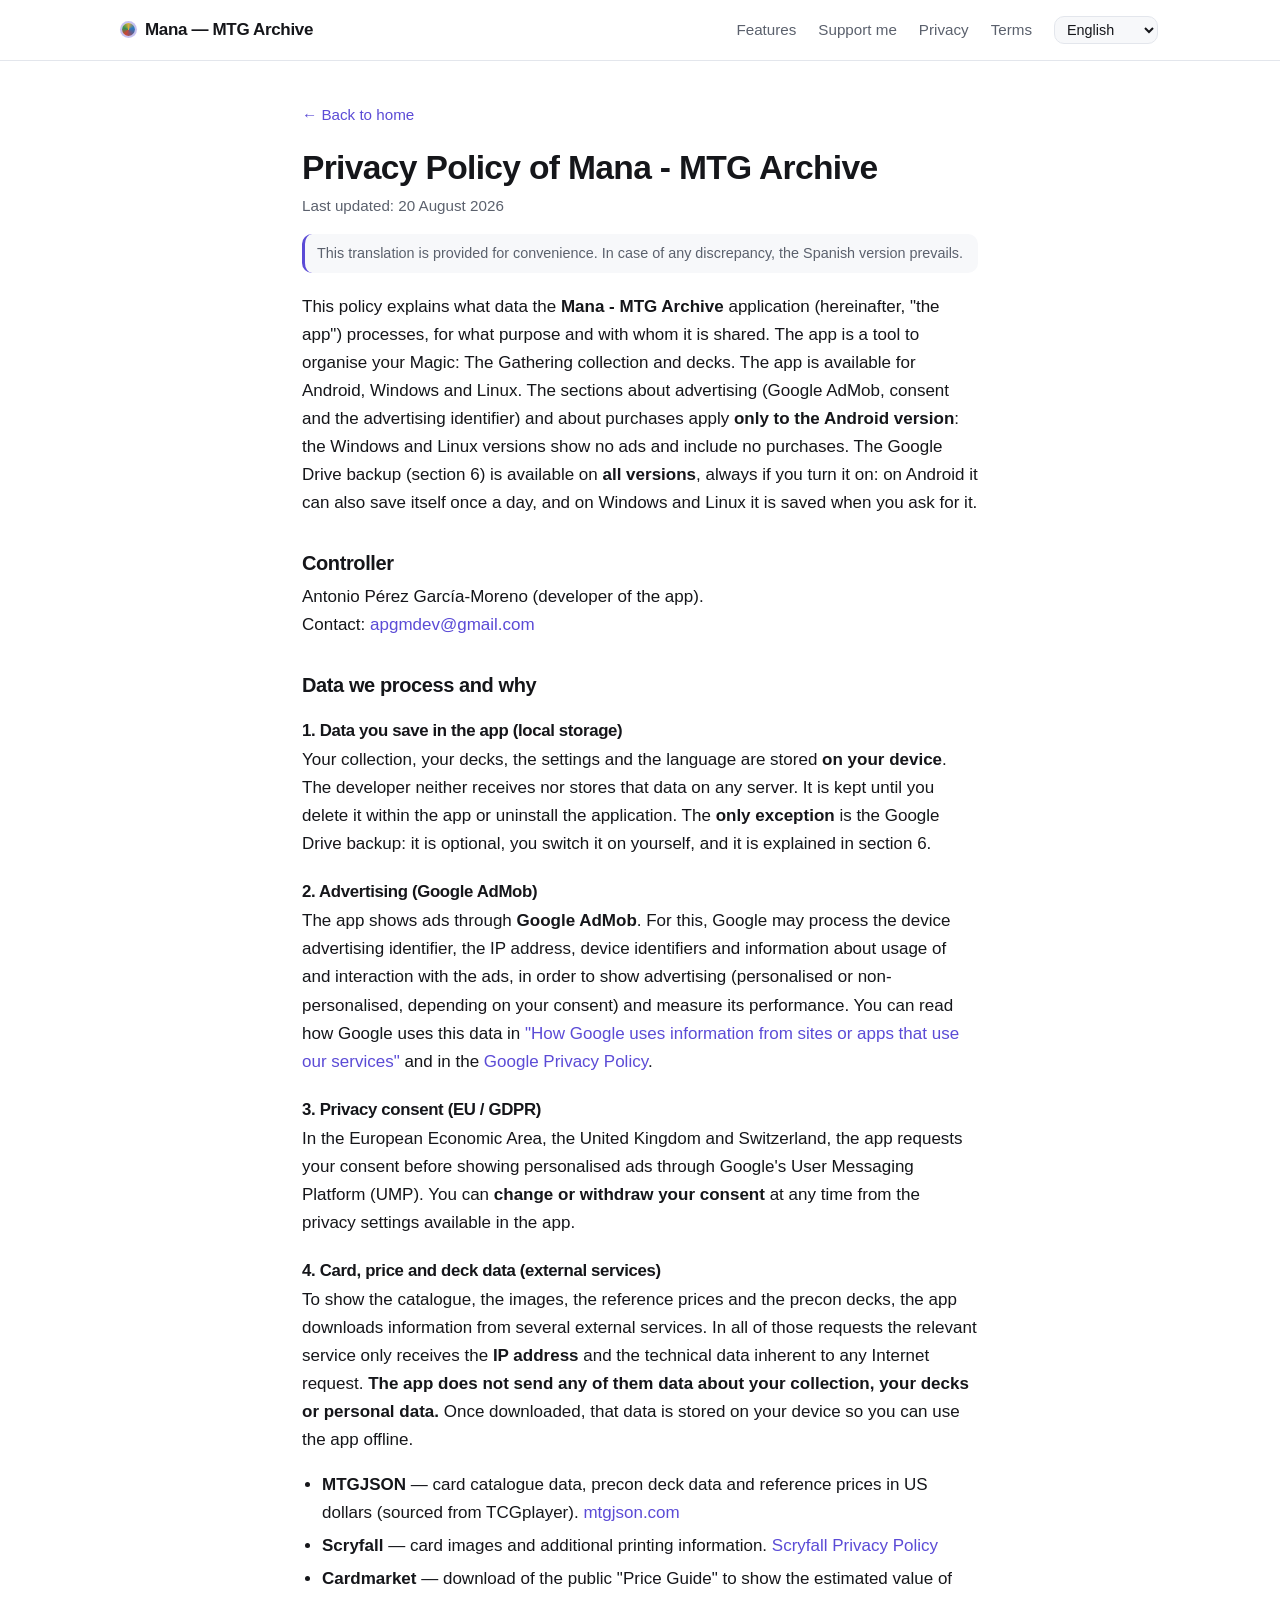
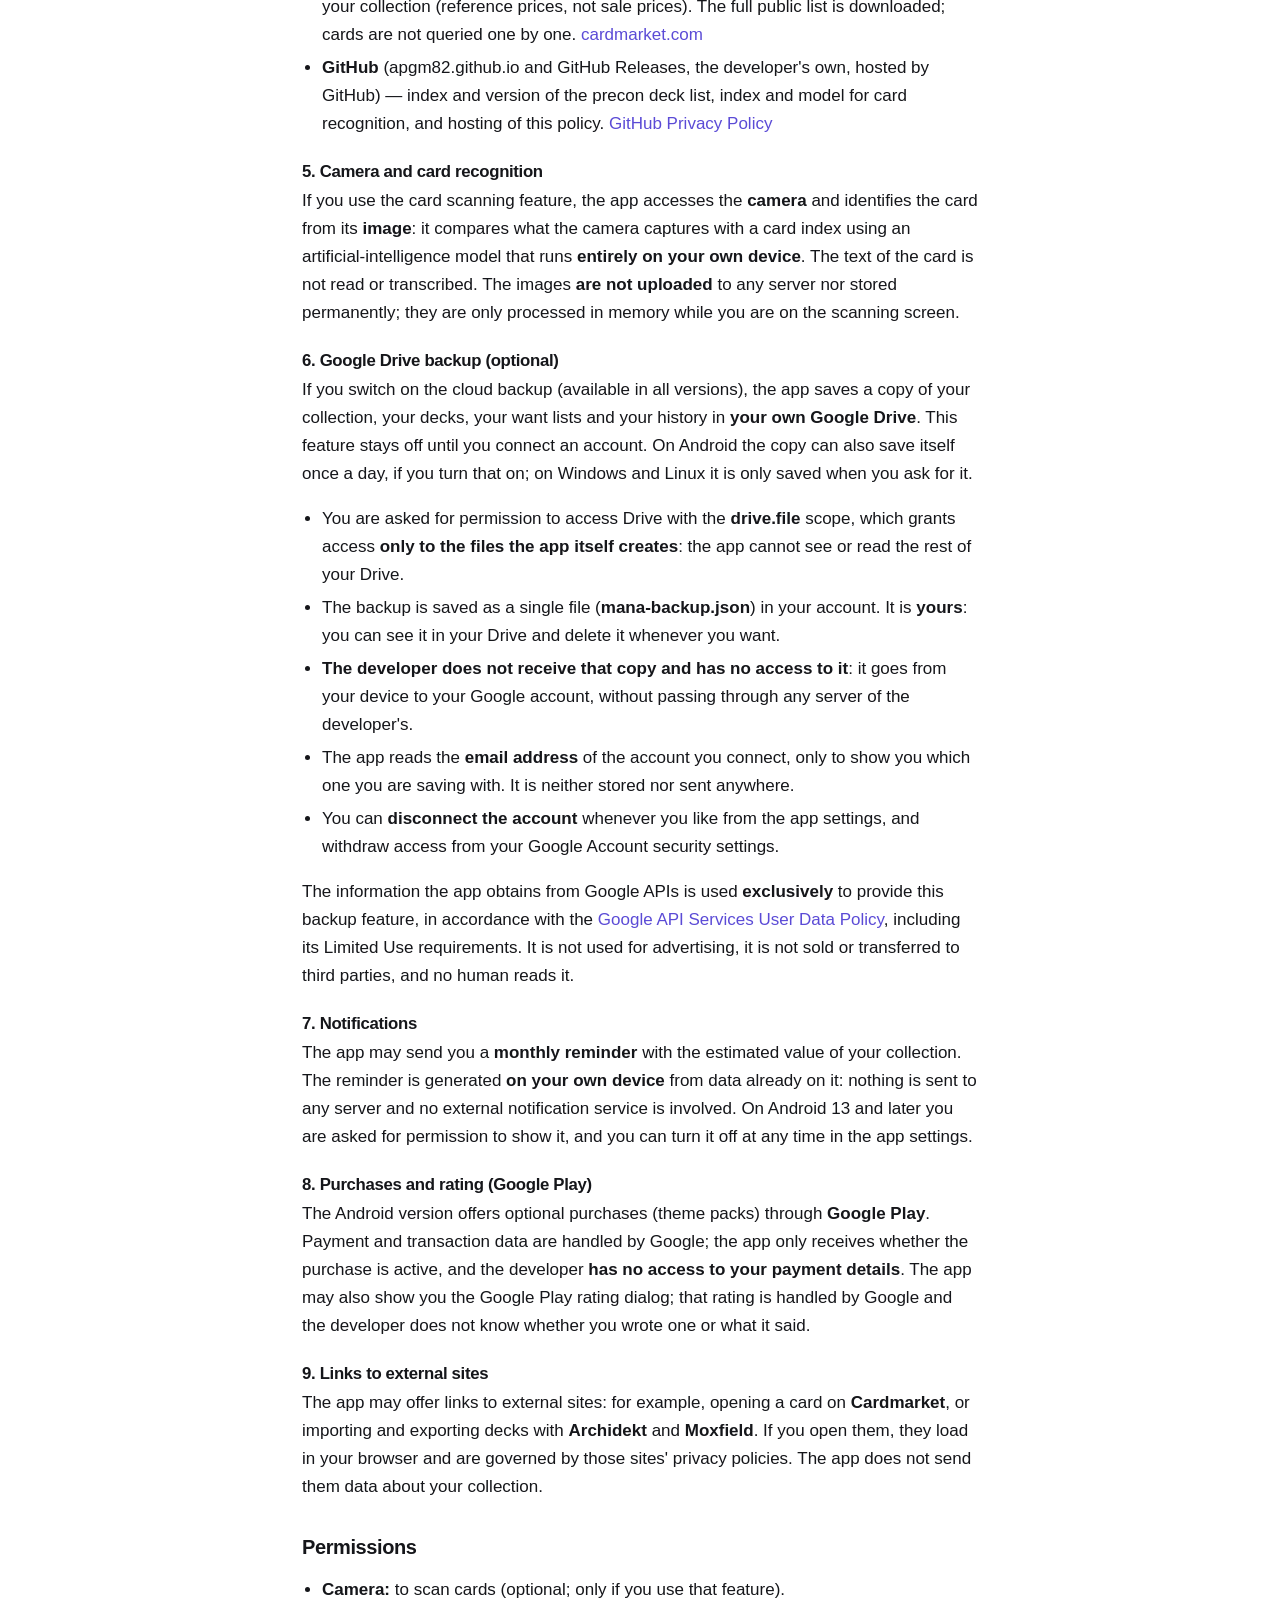
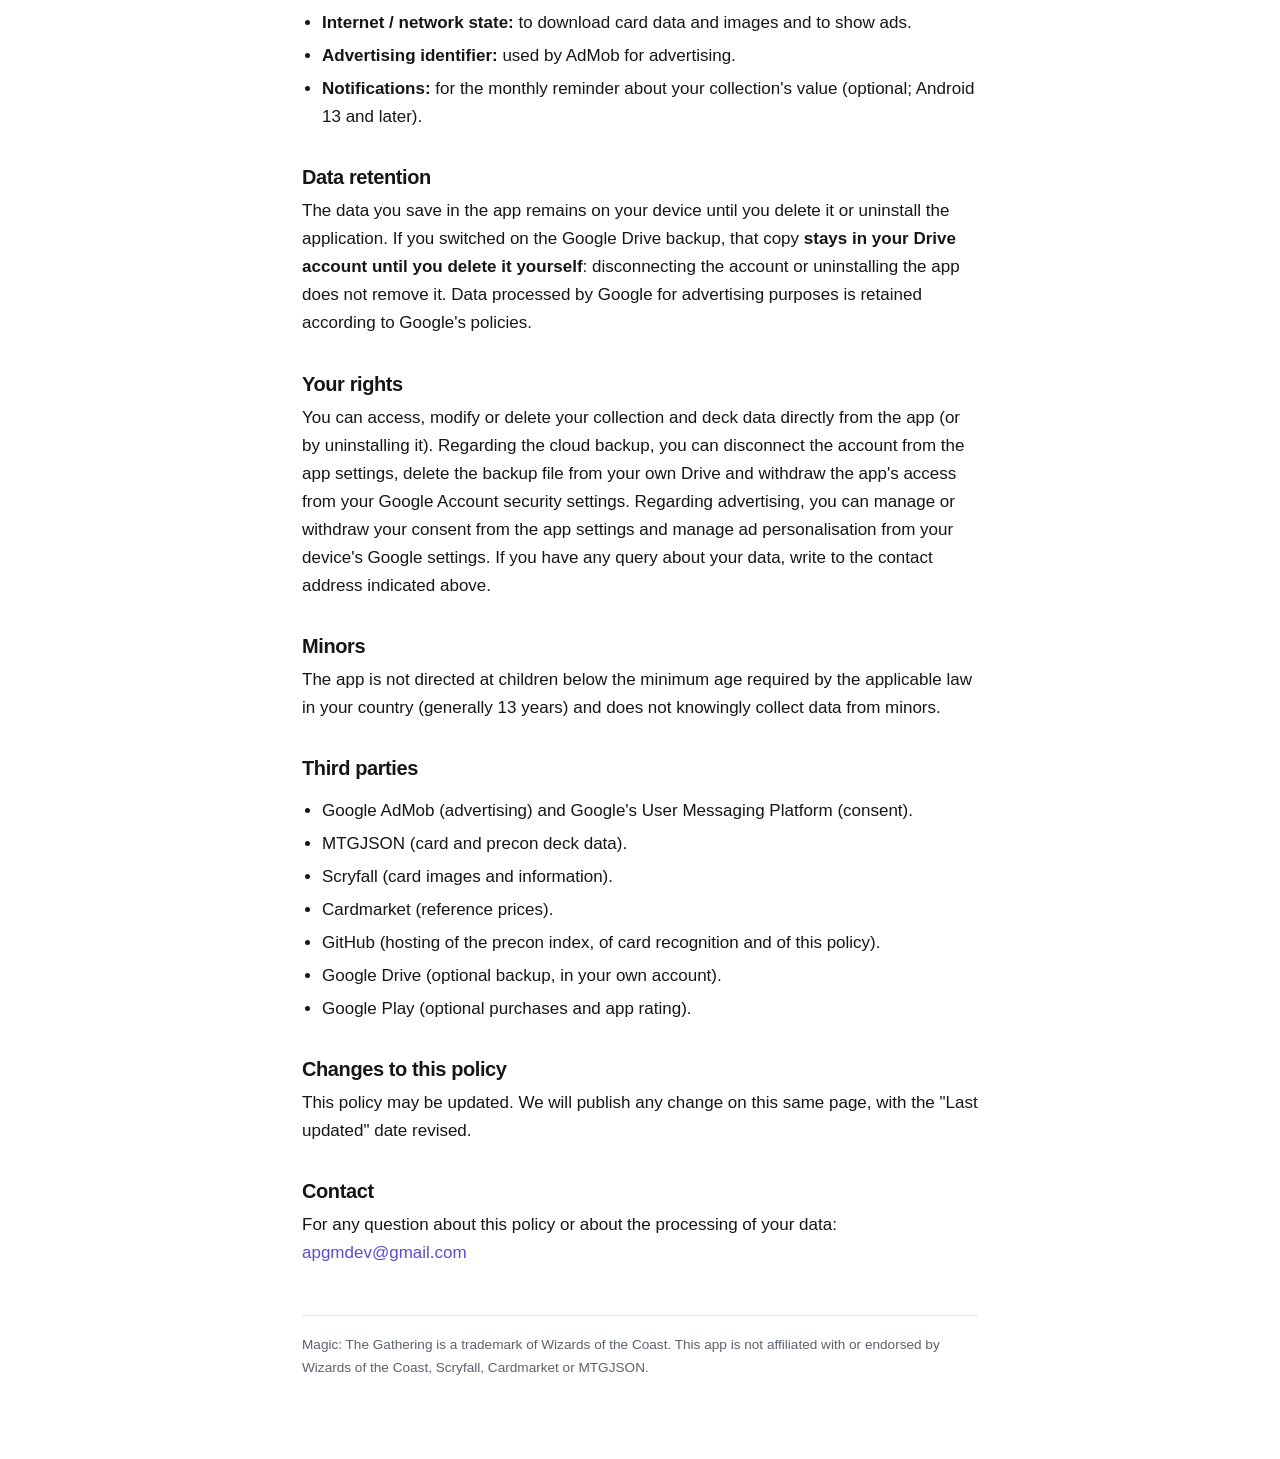
<file: privacy-policy.html>
<!DOCTYPE html>
<html lang="es">
<head>
<meta charset="utf-8">
<meta name="viewport" content="width=device-width, initial-scale=1">
<meta name="robots" content="index, follow">
<title data-i18n="meta.title.privacy">Política de privacidad — Mana — MTG Archive</title>
<link rel="stylesheet" href="styles.css">
<script src="i18n.js" defer></script>
</head>
<body>

<header class="topbar">
  <div class="container">
    <a class="brand" href="index.html"><span class="dot"></span> Mana — MTG Archive</a>
    <nav class="nav">
      <a href="index.html#caracteristicas" data-i18n="nav.features">Características</a>
      <a href="index.html#apoyo" data-i18n="nav.support">Apóyame</a>
      <a href="privacy-policy.html" data-i18n="nav.privacy">Privacidad</a>
      <a href="terms.html" data-i18n="nav.terms">Términos</a>
      <select id="langsel" class="langsel" aria-label="Idioma / Language"></select>
    </nav>
  </div>
</header>

<main class="doc">

<a class="back" href="index.html" data-i18n="back">← Volver al inicio</a>

<h1 data-i18n="p.h1">Política de privacidad de Mana - MTG Archive</h1>
<p class="updated" data-i18n="p.updated">Última actualización: 20 de agosto de 2026</p>
<p class="trans-note" data-i18n="note" style="display:none"></p>

<p data-i18n="p.intro">
  Esta política explica qué datos trata la aplicación <strong>Mana - MTG Archive</strong>
  (en adelante, «la app»), con qué finalidad y con quién se comparten. La app es una
  herramienta para organizar tu colección y tus mazos de cartas de Magic: The Gathering.
  La app está disponible para Android, Windows y Linux. Los apartados sobre publicidad (Google AdMob,
  consentimiento e identificador de publicidad) y sobre las compras se aplican
  <strong>únicamente a la versión de Android</strong>: las versiones de Windows y Linux no muestran anuncios
  y no incluyen compras. La copia de seguridad en Google Drive (apartado 6) está disponible en
  <strong>todas las versiones</strong>, siempre que tú la actives: en Android puede además guardarse
  sola una vez al día, y en Windows y Linux se guarda cuando tú lo pides.
</p>

<h2 data-i18n="p.resp.h2">Responsable</h2>
<p data-i18n="p.resp.p">
  Antonio Pérez García-Moreno (desarrollador de la app).<br>
  Contacto: <a href="mailto:apgmdev@gmail.com">apgmdev@gmail.com</a>
</p>

<h2 data-i18n="p.data.h2">Datos que tratamos y para qué</h2>

<h3 data-i18n="p.s1.h3">1. Datos que guardas en la app (almacenamiento local)</h3>
<p data-i18n="p.s1.p">
  Tu colección, tus mazos, los ajustes y el idioma se guardan <strong>en tu dispositivo</strong>.
  El desarrollador no recibe ni almacena esos datos en ningún servidor. Se conservan hasta que los
  borras dentro de la app o desinstalas la aplicación. La <strong>única excepción</strong> es la
  copia de seguridad en Google Drive: es opcional, la activas tú y se explica en el apartado 6.
</p>

<h3 data-i18n="p.s2.h3">2. Publicidad (Google AdMob)</h3>
<p data-i18n="p.s2.p">
  La app muestra anuncios mediante <strong>Google AdMob</strong>. Para ello, Google puede
  tratar el identificador de publicidad del dispositivo, la dirección IP, identificadores de
  dispositivo e información de uso e interacción con los anuncios, con el fin de mostrar
  publicidad (personalizada o no personalizada, según tu consentimiento) y medir su rendimiento.
  Puedes consultar cómo Google usa estos datos en
  <a href="https://policies.google.com/technologies/partner-sites" target="_blank" rel="noopener">
  «Cómo utiliza Google la información de sitios o aplicaciones que usan nuestros servicios»</a>
  y en la <a href="https://policies.google.com/privacy" target="_blank" rel="noopener">Política de
  privacidad de Google</a>.
</p>

<h3 data-i18n="p.s3.h3">3. Consentimiento de privacidad (UE / GDPR)</h3>
<p data-i18n="p.s3.p">
  En el Espacio Económico Europeo, Reino Unido y Suiza, la app solicita tu consentimiento antes
  de mostrar anuncios personalizados mediante la plataforma de mensajes de usuario de Google (UMP).
  Puedes <strong>cambiar o retirar tu consentimiento</strong> en cualquier momento desde los
  ajustes de privacidad disponibles en la app.
</p>

<h3 data-i18n="p.s4.h3">4. Datos de cartas, precios y mazos (servicios externos)</h3>
<p data-i18n="p.s4.p">
  Para mostrar el catálogo, las imágenes, los precios de referencia y los mazos precon, la app
  descarga información de varios servicios externos. En todas esas consultas el servicio
  correspondiente recibe únicamente la <strong>dirección IP</strong> y los datos técnicos propios de
  cualquier petición a Internet. <strong>La app no envía a ninguno de ellos datos de tu colección,
  tus mazos ni datos personales.</strong> Una vez descargados, esos datos se guardan en tu
  dispositivo para poder usar la app sin conexión.
</p>
<ul>
  <li data-i18n="p.s4.li1">
    <strong>MTGJSON</strong> — datos del catálogo de cartas, de los mazos precon y precios de
    referencia en dólares (procedentes de TCGplayer).
    <a href="https://mtgjson.com/" target="_blank" rel="noopener">mtgjson.com</a>
  </li>
  <li data-i18n="p.s4.li2">
    <strong>Scryfall</strong> — imágenes de las cartas e información adicional de las impresiones.
    <a href="https://scryfall.com/privacy" target="_blank" rel="noopener">Política de privacidad de Scryfall</a>
  </li>
  <li data-i18n="p.s4.li3">
    <strong>Cardmarket</strong> — descarga del «Price Guide» público para mostrar el valor estimado
    de tu colección (precios de referencia, no precios de venta). Se descarga el listado público
    completo; no se consulta carta por carta.
    <a href="https://www.cardmarket.com/" target="_blank" rel="noopener">cardmarket.com</a>
  </li>
  <li data-i18n="p.s4.li4">
    <strong>GitHub</strong> (apgm82.github.io y GitHub Releases, del propio desarrollador,
    alojados por GitHub) — índice y versión de la lista de mazos precon, índice y modelo del
    reconocimiento de cartas, y alojamiento de esta misma política.
    <a href="https://docs.github.com/en/site-policy/privacy-policies/github-general-privacy-statement" target="_blank" rel="noopener">Política de privacidad de GitHub</a>
  </li>
</ul>

<h3 data-i18n="p.s5.h3">5. Cámara y reconocimiento de cartas</h3>
<p data-i18n="p.s5.p">
  Si usas la función de escanear cartas, la app accede a la <strong>cámara</strong> e identifica la
  carta a partir de su <strong>imagen</strong>: compara lo que capta la cámara con un índice de
  cartas mediante un modelo de inteligencia artificial que se ejecuta <strong>enteramente en tu
  propio dispositivo</strong>. No se lee ni se transcribe el texto de la carta. Las imágenes
  <strong>no se suben</strong> a ningún servidor ni se almacenan de forma permanente; solo se
  procesan en memoria mientras estás en la pantalla de escaneo.
</p>

<h3 data-i18n="p.s6.h3">6. Copia de seguridad en Google Drive (opcional)</h3>
<p data-i18n="p.s6.p">
  Si activas la copia de seguridad en la nube (disponible en todas las versiones), la app
  guarda una copia de tu colección, tus mazos, tus listas de deseados y tu historial en
  <strong>tu propio Google Drive</strong>. Esta función está desactivada mientras no conectes una
  cuenta. En Android la copia puede además guardarse sola una vez al día, si lo activas;
  en Windows y en Linux se guarda solo cuando tú lo pides.
</p>
<ul>
  <li data-i18n="p.s6.li1">
    Se te pide permiso para acceder a Drive con el ámbito <strong>drive.file</strong>, que da acceso
    <strong>únicamente a los ficheros que crea la propia app</strong>: la app no puede ver ni leer
    el resto de tu Drive.
  </li>
  <li data-i18n="p.s6.li2">
    La copia se guarda como un único fichero (<strong>mana-backup.json</strong>) en tu cuenta. Es
    <strong>tuyo</strong>: lo ves en tu Drive y puedes borrarlo cuando quieras.
  </li>
  <li data-i18n="p.s6.li3">
    <strong>El desarrollador no recibe esa copia ni tiene acceso a ella</strong>: va de tu
    dispositivo a tu cuenta de Google, sin pasar por ningún servidor propio.
  </li>
  <li data-i18n="p.s6.li4">
    La app lee la <strong>dirección de correo</strong> de la cuenta que conectas, solo para
    mostrarte con cuál estás guardando. No se almacena ni se envía a ningún sitio.
  </li>
  <li data-i18n="p.s6.li5">
    Puedes <strong>desconectar la cuenta</strong> cuando quieras desde los ajustes de la app, y
    retirar el acceso desde la configuración de seguridad de tu cuenta de Google.
  </li>
</ul>
<p data-i18n="p.s6.limited">
  La información que la app obtiene de las API de Google se usa <strong>exclusivamente</strong> para
  prestar esta función de copia de seguridad, conforme a la
  <a href="https://developers.google.com/terms/api-services-user-data-policy" target="_blank" rel="noopener">Política
  de Datos de Usuario de los Servicios de API de Google</a>, incluidos sus requisitos de Uso Limitado.
  No se usa con fines publicitarios, no se vende ni se cede a terceros, y ninguna persona la lee.
</p>

<h3 data-i18n="p.s7.h3">7. Notificaciones</h3>
<p data-i18n="p.s7.p">
  La app puede enviarte un <strong>aviso mensual</strong> con el valor estimado de tu colección. El
  aviso se genera <strong>en tu propio dispositivo</strong> a partir de datos que ya están en él: no
  se envía nada a ningún servidor ni interviene ningún servicio externo de notificaciones. En
  Android 13 y posteriores se te pide permiso para mostrarlo, y puedes desactivarlo en cualquier
  momento desde los ajustes de la app.
</p>

<h3 data-i18n="p.s8.h3">8. Compras y valoración (Google Play)</h3>
<p data-i18n="p.s8.p">
  La versión de Android ofrece compras opcionales (packs de temas) a través de
  <strong>Google Play</strong>. El pago y los datos de la transacción los trata Google; la app solo
  recibe si la compra está activa o no, y el desarrollador <strong>no accede a tus datos de
  pago</strong>. La app también puede mostrarte la ventana de valoración de Google Play; esa
  valoración la gestiona Google y el desarrollador no sabe si la has escrito ni qué has puesto.
</p>

<h3 data-i18n="p.s9.h3">9. Enlaces a sitios externos</h3>
<p data-i18n="p.s9.p">
  La app puede ofrecer enlaces a sitios externos: por ejemplo, abrir una carta en
  <strong>Cardmarket</strong>, o importar y exportar mazos con <strong>Archidekt</strong> y
  <strong>Moxfield</strong>. Si los abres, se cargan en tu navegador y se rigen por las políticas de
  privacidad de esos sitios. La app no les envía datos de tu colección.
</p>

<h2 data-i18n="p.perm.h2">Permisos</h2>
<ul>
  <li data-i18n="p.perm.li1"><strong>Cámara:</strong> para escanear cartas (opcional; solo si usas esa función).</li>
  <li data-i18n="p.perm.li2"><strong>Internet / estado de red:</strong> para descargar datos e imágenes de cartas y mostrar anuncios.</li>
  <li data-i18n="p.perm.li3"><strong>Identificador de publicidad:</strong> usado por AdMob para la publicidad.</li>
  <li data-i18n="p.perm.li4"><strong>Notificaciones:</strong> para el aviso mensual del valor de tu colección (opcional; Android 13 y posteriores).</li>
</ul>

<h2 data-i18n="p.ret.h2">Conservación de los datos</h2>
<p data-i18n="p.ret.p">
  Los datos que guardas en la app permanecen en tu dispositivo hasta que los elimines o
  desinstales la aplicación. Si activaste la copia de seguridad en Google Drive, esa copia
  <strong>permanece en tu cuenta de Drive hasta que la borres tú</strong>: desconectar la cuenta o
  desinstalar la app no la elimina. Los datos tratados por Google con fines publicitarios se
  conservan según las políticas de Google.
</p>

<h2 data-i18n="p.rights.h2">Tus derechos</h2>
<p data-i18n="p.rights.p">
  Puedes acceder, modificar o borrar los datos de tu colección y mazos directamente desde la app
  (o desinstalándola). Respecto a la copia en la nube, puedes desconectar la cuenta desde los
  ajustes de la app, borrar el fichero de copia desde tu propio Drive y retirar el acceso de la app
  desde la configuración de seguridad de tu cuenta de Google. Respecto a la publicidad, puedes
  gestionar o retirar tu consentimiento
  desde los ajustes de la app y administrar la personalización de anuncios desde la configuración
  de Google de tu dispositivo. Si tienes cualquier consulta sobre tus datos, escribe a la
  dirección de contacto indicada arriba.
</p>

<h2 data-i18n="p.minors.h2">Menores</h2>
<p data-i18n="p.minors.p">
  La app no está dirigida a menores de la edad mínima exigida por la legislación aplicable en tu
  país (por lo general, 13 años) y no recopila a sabiendas datos de menores.
</p>

<h2 data-i18n="p.third.h2">Terceros</h2>
<ul>
  <li data-i18n="p.third.li1">Google AdMob (publicidad) y la plataforma de mensajes de usuario de Google (consentimiento).</li>
  <li data-i18n="p.third.li2">MTGJSON (datos de cartas y mazos precon).</li>
  <li data-i18n="p.third.li3">Scryfall (imágenes e información de cartas).</li>
  <li data-i18n="p.third.li4">Cardmarket (precios de referencia).</li>
  <li data-i18n="p.third.li5">GitHub (alojamiento del índice de precons, del reconocimiento de cartas y de esta política).</li>
  <li data-i18n="p.third.li6">Google Drive (copia de seguridad opcional, en tu propia cuenta).</li>
  <li data-i18n="p.third.li7">Google Play (compras opcionales y valoración de la app).</li>
</ul>

<h2 data-i18n="p.changes.h2">Cambios en esta política</h2>
<p data-i18n="p.changes.p">
  Esta política puede actualizarse. Publicaremos cualquier cambio en esta misma página, con la
  fecha de «Última actualización» revisada.
</p>

<h2 data-i18n="p.contact.h2">Contacto</h2>
<p data-i18n="p.contact.p">
  Para cualquier pregunta sobre esta política o sobre el tratamiento de tus datos:
  <a href="mailto:apgmdev@gmail.com">apgmdev@gmail.com</a>
</p>

<footer data-i18n="p.footer">
  Magic: The Gathering es una marca de Wizards of the Coast. Esta app no está afiliada ni
  respaldada por Wizards of the Coast, Scryfall, Cardmarket ni MTGJSON.
</footer>

</main>
</body>
</html>
</file>
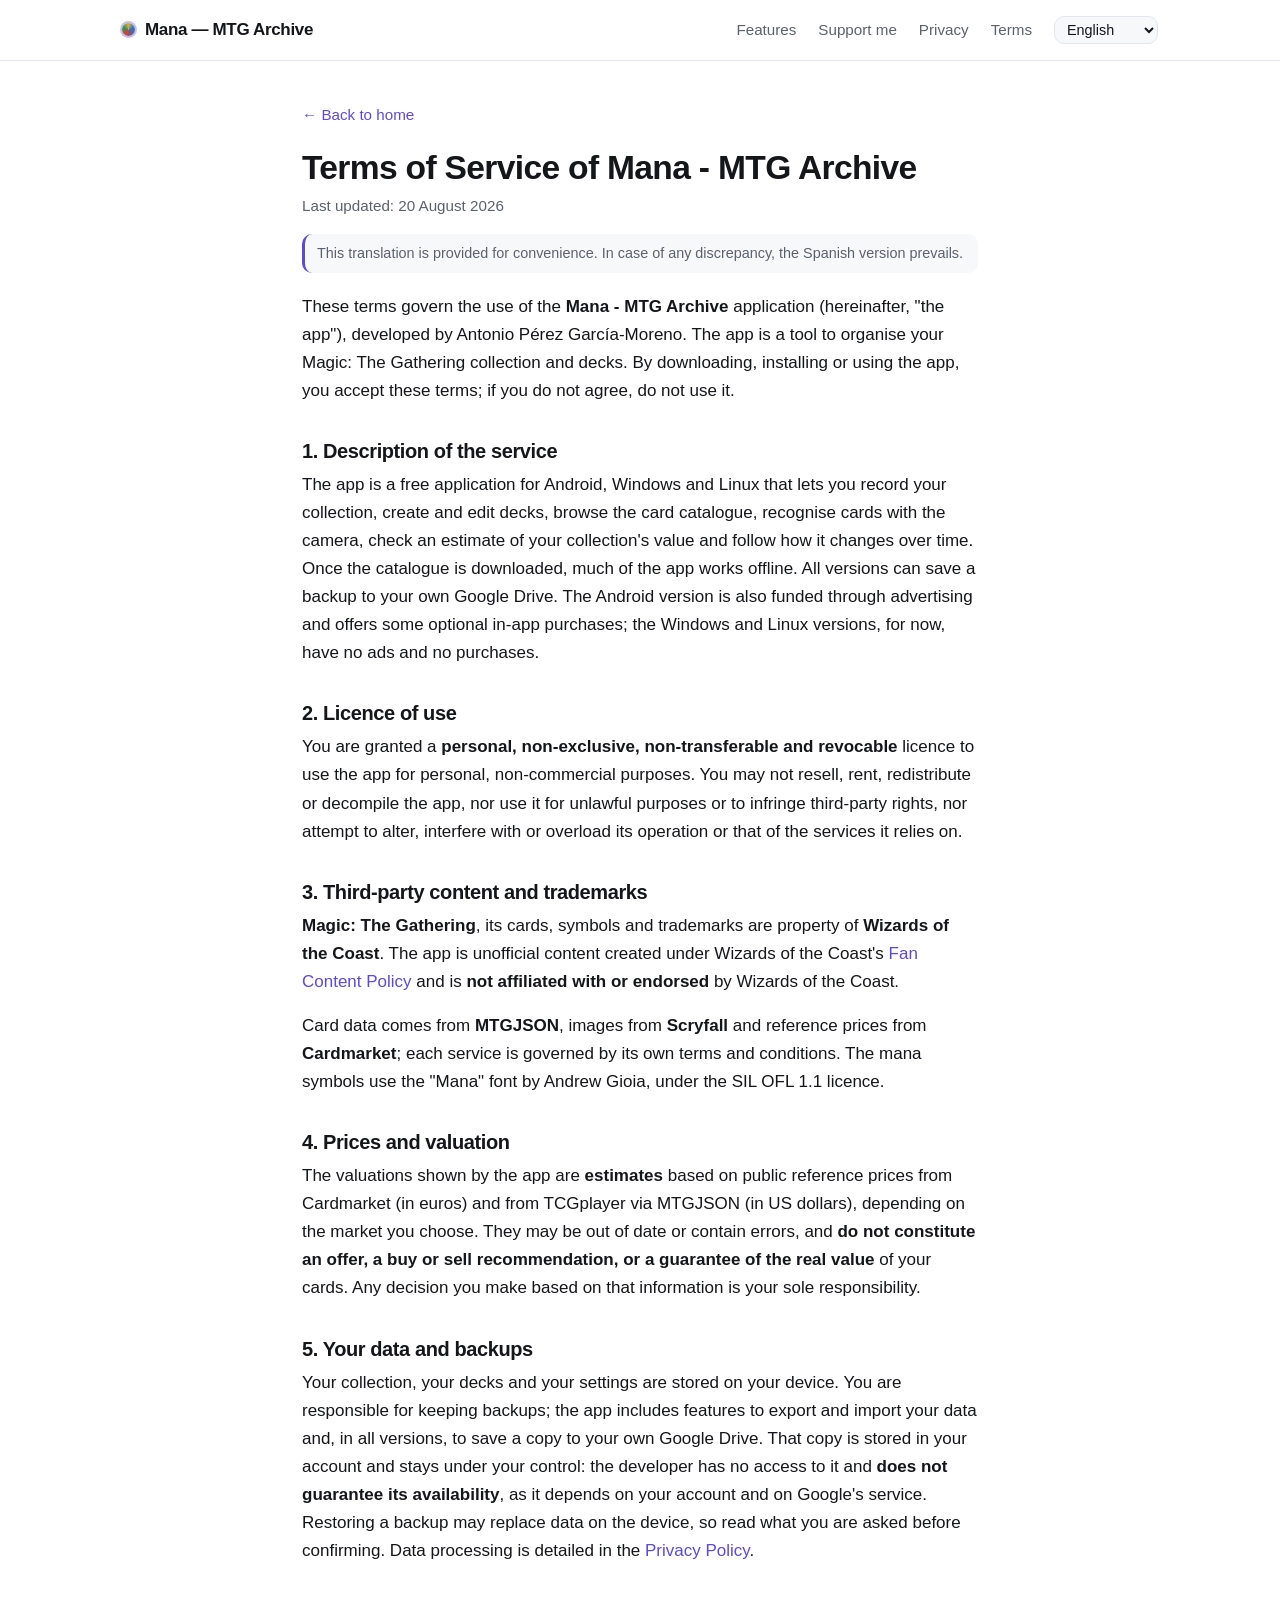
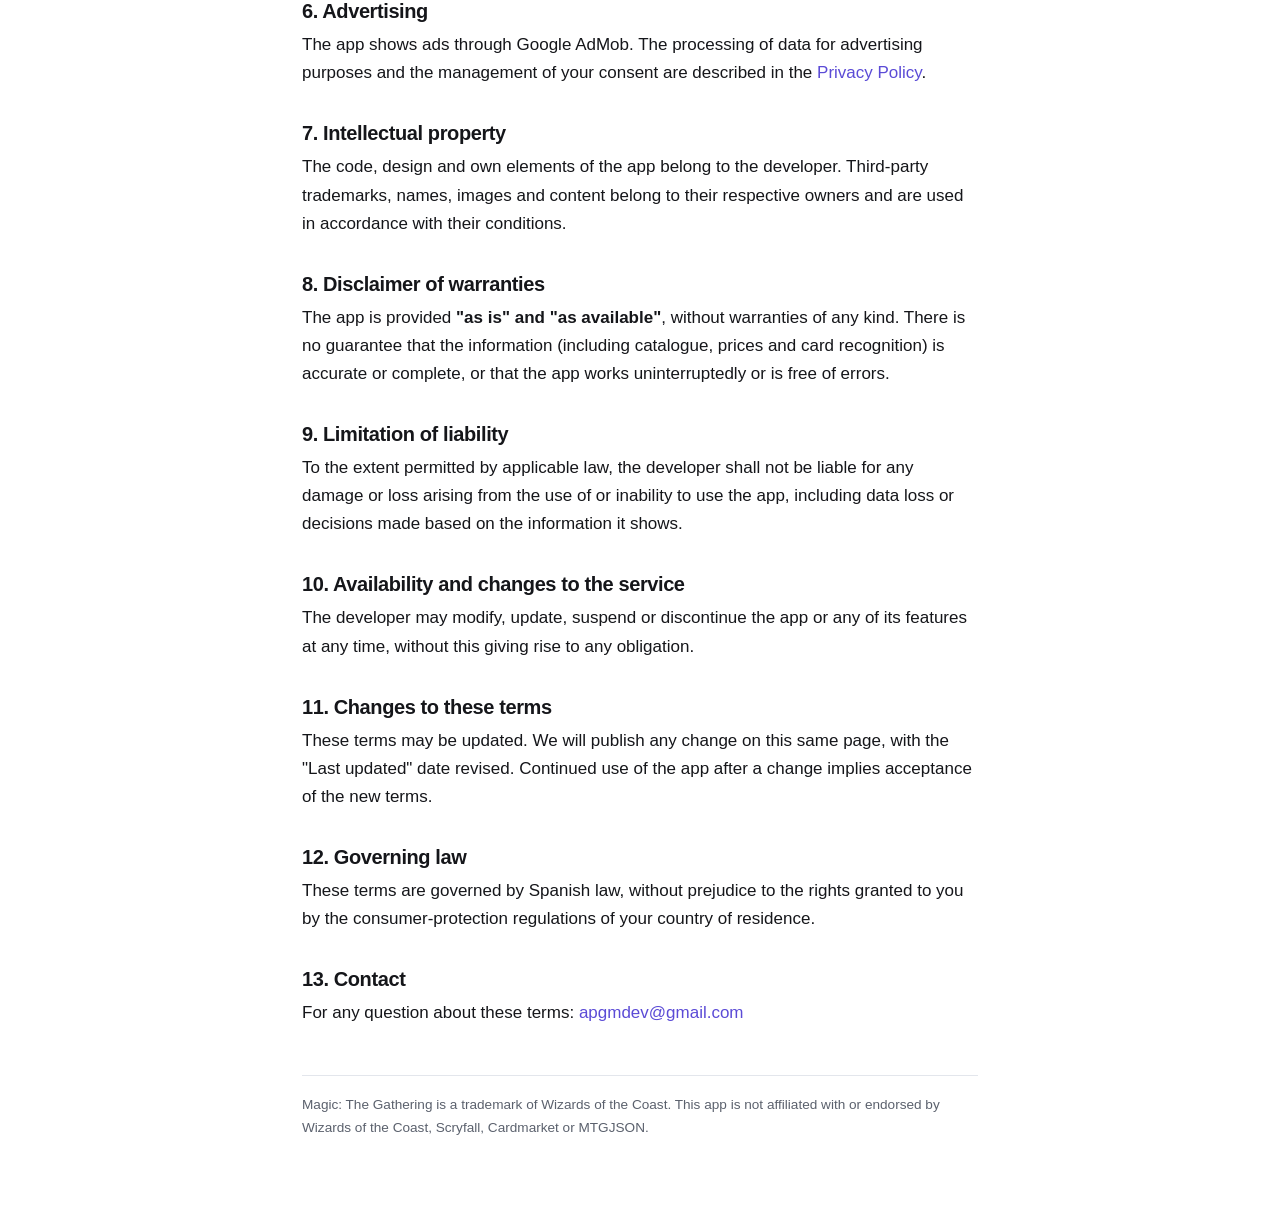
<file: terms.html>
<!DOCTYPE html>
<html lang="es">
<head>
<meta charset="utf-8">
<meta name="viewport" content="width=device-width, initial-scale=1">
<meta name="robots" content="index, follow">
<title data-i18n="meta.title.terms">Términos de servicio — Mana — MTG Archive</title>
<link rel="stylesheet" href="styles.css">
<script src="i18n.js" defer></script>
</head>
<body>

<header class="topbar">
  <div class="container">
    <a class="brand" href="index.html"><span class="dot"></span> Mana — MTG Archive</a>
    <nav class="nav">
      <a href="index.html#caracteristicas" data-i18n="nav.features">Características</a>
      <a href="index.html#apoyo" data-i18n="nav.support">Apóyame</a>
      <a href="privacy-policy.html" data-i18n="nav.privacy">Privacidad</a>
      <a href="terms.html" data-i18n="nav.terms">Términos</a>
      <select id="langsel" class="langsel" aria-label="Idioma / Language"></select>
    </nav>
  </div>
</header>

<main class="doc">

<a class="back" href="index.html" data-i18n="back">← Volver al inicio</a>

<h1 data-i18n="t.h1">Términos de servicio de Mana - MTG Archive</h1>
<p class="updated" data-i18n="t.updated">Última actualización: 20 de agosto de 2026</p>
<p class="trans-note" data-i18n="note" style="display:none"></p>

<p data-i18n="t.intro">
  Estos términos regulan el uso de la aplicación <strong>Mana - MTG Archive</strong>
  (en adelante, «la app»), desarrollada por Antonio Pérez García-Moreno. La app es una
  herramienta para organizar tu colección y tus mazos de cartas de Magic: The Gathering.
  Al descargar, instalar o usar la app, aceptas estos términos; si no estás de acuerdo, no la uses.
</p>

<h2 data-i18n="t.s1.h2">1. Descripción del servicio</h2>
<p data-i18n="t.s1.p">
  La app es una aplicación gratuita para Android, Windows y Linux que te permite registrar tu colección,
  crear y editar mazos, explorar el catálogo de cartas, reconocer cartas con la cámara, consultar una
  estimación del valor de tu colección y seguir su evolución. Tras descargar el catálogo, gran parte
  de la app funciona sin conexión. Todas las versiones permiten guardar una copia de seguridad en tu
  propio Google Drive. La versión de Android se financia además con publicidad y ofrece algunas
  compras opcionales; las de Windows y Linux, por ahora, no incluyen anuncios ni compras.
</p>

<h2 data-i18n="t.s2.h2">2. Licencia de uso</h2>
<p data-i18n="t.s2.p">
  Se te concede una licencia <strong>personal, no exclusiva, intransferible y revocable</strong>
  para usar la app con fines personales y no comerciales. No puedes revender, alquilar, redistribuir
  ni descompilar la app, ni usarla para fines ilícitos o para vulnerar derechos de terceros, ni
  intentar alterar, interferir o sobrecargar su funcionamiento o el de los servicios de los que
  depende.
</p>

<h2 data-i18n="t.s3.h2">3. Contenido de terceros y marcas</h2>
<p data-i18n="t.s3.p1">
  <strong>Magic: The Gathering</strong>, sus cartas, símbolos y marcas son propiedad de
  <strong>Wizards of the Coast</strong>. La app es contenido no oficial creado conforme a la
  <a href="https://company.wizards.com/en/legal/fancontentpolicy" target="_blank" rel="noopener">Fan Content Policy</a>
  de Wizards of the Coast y <strong>no está afiliada ni respaldada</strong> por Wizards of the Coast.
</p>
<p data-i18n="t.s3.p2">
  Los datos de las cartas proceden de <strong>MTGJSON</strong>, las imágenes de
  <strong>Scryfall</strong> y los precios de referencia de <strong>Cardmarket</strong>; cada servicio
  se rige por sus propios términos y condiciones. Los símbolos de maná usan la fuente «Mana» de
  Andrew Gioia, bajo licencia SIL OFL 1.1.
</p>

<h2 data-i18n="t.s4.h2">4. Precios y valoración</h2>
<p data-i18n="t.s4.p">
  Las valoraciones que muestra la app son <strong>estimaciones</strong> basadas en precios de
  referencia públicos de Cardmarket (en euros) y de TCGplayer a través de MTGJSON (en dólares),
  según el mercado que elijas. Pueden estar desactualizadas o contener errores, y
  <strong>no constituyen una oferta, una recomendación de compra o venta, ni una garantía del valor
  real</strong> de tus cartas. Cualquier decisión que tomes a partir de esa información es de tu
  exclusiva responsabilidad.
</p>

<h2 data-i18n="t.s5.h2">5. Tus datos y copias de seguridad</h2>
<p data-i18n="t.s5.p">
  Tu colección, tus mazos y tus ajustes se guardan en tu dispositivo. Eres responsable de conservar
  copias de seguridad; la app incluye funciones para exportar e importar tus datos y, en todas las versiones,
  para guardar una copia en tu propio Google Drive. Esa copia se guarda en tu cuenta y queda bajo tu
  control: el desarrollador no accede a ella y <strong>no garantiza su disponibilidad</strong>, ya
  que depende de tu cuenta y del servicio de Google. Restaurar una copia puede sustituir datos del
  dispositivo, así que revisa lo que se te pregunta antes de confirmar. El tratamiento de datos se
  detalla en la <a href="privacy-policy.html">Política de privacidad</a>.
</p>

<h2 data-i18n="t.s6.h2">6. Publicidad</h2>
<p data-i18n="t.s6.p">
  La app muestra anuncios mediante Google AdMob. El tratamiento de datos con fines publicitarios y la
  gestión de tu consentimiento se describen en la
  <a href="privacy-policy.html">Política de privacidad</a>.
</p>

<h2 data-i18n="t.s7.h2">7. Propiedad intelectual</h2>
<p data-i18n="t.s7.p">
  El código, el diseño y los elementos propios de la app pertenecen al desarrollador. Las marcas,
  nombres, imágenes y contenidos de terceros pertenecen a sus respectivos titulares y se utilizan
  conforme a sus condiciones.
</p>

<h2 data-i18n="t.s8.h2">8. Exención de garantías</h2>
<p data-i18n="t.s8.p">
  La app se ofrece <strong>«tal cual» y «según disponibilidad»</strong>, sin garantías de ningún
  tipo. No se garantiza que la información (incluidos catálogo, precios y reconocimiento de cartas)
  sea exacta o completa, ni que la app funcione de forma ininterrumpida o esté libre de errores.
</p>

<h2 data-i18n="t.s9.h2">9. Limitación de responsabilidad</h2>
<p data-i18n="t.s9.p">
  En la medida permitida por la legislación aplicable, el desarrollador no será responsable de los
  daños o perjuicios derivados del uso o de la imposibilidad de uso de la app, incluida la pérdida de
  datos o las decisiones tomadas a partir de la información que muestra.
</p>

<h2 data-i18n="t.s10.h2">10. Disponibilidad y cambios del servicio</h2>
<p data-i18n="t.s10.p">
  El desarrollador puede modificar, actualizar, suspender o discontinuar la app o cualquiera de sus
  funciones en cualquier momento, sin que ello genere obligación alguna.
</p>

<h2 data-i18n="t.s11.h2">11. Cambios en estos términos</h2>
<p data-i18n="t.s11.p">
  Estos términos pueden actualizarse. Publicaremos cualquier cambio en esta misma página, con la
  fecha de «Última actualización» revisada. El uso continuado de la app tras un cambio implica la
  aceptación de los nuevos términos.
</p>

<h2 data-i18n="t.s12.h2">12. Legislación aplicable</h2>
<p data-i18n="t.s12.p">
  Estos términos se rigen por la legislación española, sin perjuicio de los derechos que te
  reconozca la normativa de protección de los consumidores de tu país de residencia.
</p>

<h2 data-i18n="t.s13.h2">13. Contacto</h2>
<p data-i18n="t.s13.p">
  Para cualquier pregunta sobre estos términos:
  <a href="mailto:apgmdev@gmail.com">apgmdev@gmail.com</a>
</p>

<footer data-i18n="t.footer">
  Magic: The Gathering es una marca de Wizards of the Coast. Esta app no está afiliada ni
  respaldada por Wizards of the Coast, Scryfall, Cardmarket ni MTGJSON.
</footer>

</main>
</body>
</html>
</file>
<file: styles.css>
/* ============================================================
   Mana — MTG Archive · estilos del sitio
   Paleta basada en los cinco colores de maná (WUBRG) + incoloro.
   ============================================================ */

:root {
  color-scheme: light dark;

  /* Superficies / texto (claro) */
  --bg: #ffffff;
  --surface: #f7f8fa;
  --surface-2: #eef1f6;
  --border: #e3e6ec;
  --text: #15161a;
  --muted: #5b616d;

  /* Marca */
  --accent: #5b4bd6;
  --accent-strong: #4536c0;
  --on-accent: #ffffff;

  /* Colores de maná (acentos temáticos) */
  --mana-w: #d8a93b;
  --mana-u: #2a78c2;
  --mana-b: #6b5b86;
  --mana-r: #cf4534;
  --mana-g: #2f9156;
  --mana-c: #8a909c;

  /* Hero (siempre oscuro, en ambos temas) */
  --hero-bg: #0d0c15;
  --hero-bg-2: #161427;
  --hero-text: #f1f0f6;
  --hero-muted: #b4b1c6;
  --hero-border: #2a2740;

  --radius: 16px;
  --radius-sm: 10px;
  --maxw: 1080px;
  --readw: 720px;
}

@media (prefers-color-scheme: dark) {
  :root {
    --bg: #0f1014;
    --surface: #16171d;
    --surface-2: #1d1f27;
    --border: #282b34;
    --text: #e7e8ec;
    --muted: #9aa0ab;
    --accent: #8f86ff;
    --accent-strong: #a79fff;
    --on-accent: #0c0b14;
  }
}

* { box-sizing: border-box; }
html { -webkit-text-size-adjust: 100%; scroll-behavior: smooth; }

body {
  margin: 0;
  font-family: -apple-system, BlinkMacSystemFont, "Segoe UI", Roboto, Helvetica, Arial, sans-serif;
  font-size: 17px;
  line-height: 1.65;
  color: var(--text);
  background: var(--bg);
  -webkit-font-smoothing: antialiased;
  text-rendering: optimizeLegibility;
}

a { color: var(--accent); text-decoration: none; }
a:hover { text-decoration: underline; }

h1, h2, h3 { line-height: 1.15; letter-spacing: -0.02em; }
p { margin: 0 0 1rem; }
strong { font-weight: 600; }

.container { max-width: var(--maxw); margin: 0 auto; padding: 0 22px; }
.section { padding: 72px 0; }
.section h2 {
  font-size: clamp(1.5rem, 3.4vw, 2rem);
  margin: 0 0 .5rem;
}
.section .lead { color: var(--muted); max-width: 56ch; margin: 0 0 36px; font-size: 1.08rem; }

/* ---------- Barra superior ---------- */
.topbar {
  position: sticky;
  top: 0;
  z-index: 20;
  background: color-mix(in srgb, var(--bg) 82%, transparent);
  backdrop-filter: saturate(140%) blur(10px);
  -webkit-backdrop-filter: saturate(140%) blur(10px);
  border-bottom: 1px solid var(--border);
}
.topbar .container {
  display: flex;
  align-items: center;
  justify-content: space-between;
  height: 60px;
}
.brand { display: inline-flex; align-items: center; gap: 10px; font-weight: 700; letter-spacing: -0.02em; color: var(--text); }
.brand:hover { text-decoration: none; }
.brand .dot {
  width: 13px; height: 13px; border-radius: 50%;
  background: conic-gradient(var(--mana-w), var(--mana-u), var(--mana-b), var(--mana-r), var(--mana-g), var(--mana-w));
  box-shadow: 0 0 0 2px color-mix(in srgb, var(--accent) 35%, transparent);
}
.nav { display: flex; gap: 22px; align-items: center; }
.nav a { color: var(--muted); font-size: .95rem; }
.nav a:hover { color: var(--text); text-decoration: none; }
@media (max-width: 620px) { .nav { display: none; } }

/* ---------- Botones ---------- */
.btn {
  display: inline-flex; align-items: center; gap: 10px;
  padding: 12px 22px; border-radius: 12px;
  font-weight: 600; border: 1px solid transparent;
  transition: background .15s ease, border-color .15s ease, transform .05s ease;
}
.btn:hover { text-decoration: none; }
.btn:active { transform: translateY(1px); }
.btn-primary { background: var(--accent); color: var(--on-accent); }
.btn-primary:hover { background: var(--accent-strong); }
.btn-ghost { background: transparent; color: inherit; border-color: currentColor; opacity: .9; }
.btn-ghost:hover { opacity: 1; }
.btn img { width: 20px; height: 20px; display: block; }

/* ---------- Hero ---------- */
.hero {
  position: relative;
  overflow: hidden;
  color: var(--hero-text);
  background:
    radial-gradient(1100px 520px at 78% -10%, color-mix(in srgb, var(--accent) 42%, transparent), transparent 60%),
    linear-gradient(160deg, var(--hero-bg-2), var(--hero-bg));
  border-bottom: 1px solid var(--hero-border);
}
/* rejilla sutil tipo archivador / cuadrícula de cartas */
.hero::before {
  content: "";
  position: absolute; inset: 0;
  background-image:
    linear-gradient(color-mix(in srgb, #fff 6%, transparent) 1px, transparent 1px),
    linear-gradient(90deg, color-mix(in srgb, #fff 6%, transparent) 1px, transparent 1px);
  background-size: 34px 34px;
  mask-image: radial-gradient(120% 100% at 30% 0%, #000 35%, transparent 80%);
  pointer-events: none;
}
.hero .container {
  position: relative;
  display: grid;
  grid-template-columns: 1.1fr .9fr;
  gap: 40px;
  align-items: center;
  padding-top: 84px;
  padding-bottom: 88px;
}
.eyebrow {
  display: inline-block;
  font-size: .82rem; font-weight: 600; letter-spacing: .04em; text-transform: uppercase;
  color: var(--hero-muted);
  border: 1px solid var(--hero-border);
  background: color-mix(in srgb, #fff 4%, transparent);
  padding: 6px 12px; border-radius: 999px;
  margin-bottom: 20px;
}
.hero h1 {
  font-size: clamp(2.3rem, 6vw, 3.6rem);
  margin: 0 0 16px;
}
.hero h1 .sep { color: var(--accent); -webkit-text-fill-color: var(--accent); }
.hero .tagline { font-size: 1.2rem; color: var(--hero-muted); max-width: 42ch; margin: 0 0 28px; }
.hero-actions { display: flex; flex-wrap: wrap; gap: 14px; }

/* fila de pips de maná */
.mana-row { display: flex; gap: 10px; margin-top: 30px; }
.mana-row .pip {
  width: 18px; height: 18px; border-radius: 50%;
  box-shadow: inset 0 0 0 2px rgba(0,0,0,.18), 0 1px 4px rgba(0,0,0,.35);
}
.pip.w { background: var(--mana-w); }
.pip.u { background: var(--mana-u); }
.pip.b { background: var(--mana-b); }
.pip.r { background: var(--mana-r); }
.pip.g { background: var(--mana-g); }

/* composición de cartas (CSS, sin imágenes) */
.cards-art {
  position: relative;
  height: 340px;
  margin: 0 auto;
  width: 100%;
  max-width: 380px;
}
.m-card {
  position: absolute;
  top: 50%; left: 50%;
  width: 168px; aspect-ratio: 5 / 7;
  border-radius: 14px;
  background: linear-gradient(165deg, #20203033, #0c0c16);
  border: 1px solid var(--hero-border);
  box-shadow: 0 18px 40px rgba(0,0,0,.45);
  padding: 12px;
  display: flex; flex-direction: column; gap: 10px;
}
.m-card .title { height: 14px; border-radius: 4px; background: color-mix(in srgb, #fff 12%, transparent); }
.m-card .art { flex: 1; border-radius: 8px; border: 1px solid color-mix(in srgb, #fff 10%, transparent); }
.m-card .line { height: 8px; border-radius: 3px; background: color-mix(in srgb, #fff 9%, transparent); }
.m-card .line.short { width: 60%; }
.m-card.left  { transform: translate(-50%, -50%) rotate(-13deg) translateX(-78px); }
.m-card.right { transform: translate(-50%, -50%) rotate(13deg)  translateX(78px); }
.m-card.front { transform: translate(-50%, -50%) rotate(0); z-index: 2; }
.m-card.c-u { border-color: color-mix(in srgb, var(--mana-u) 70%, #000); }
.m-card.c-u .art { background: radial-gradient(120% 120% at 30% 20%, color-mix(in srgb, var(--mana-u) 55%, transparent), transparent 70%); }
.m-card.c-r { border-color: color-mix(in srgb, var(--mana-r) 70%, #000); }
.m-card.c-r .art { background: radial-gradient(120% 120% at 30% 20%, color-mix(in srgb, var(--mana-r) 50%, transparent), transparent 70%); }
.m-card.c-g { border-color: color-mix(in srgb, var(--mana-g) 70%, #000); }
.m-card.c-g .art { background: radial-gradient(120% 120% at 30% 20%, color-mix(in srgb, var(--mana-g) 50%, transparent), transparent 70%); }

@media (max-width: 820px) {
  .hero .container { grid-template-columns: 1fr; padding-top: 60px; padding-bottom: 60px; }
  .cards-art { display: none; }
}

/* ---------- Tira de destacados ---------- */
.highlights { border-bottom: 1px solid var(--border); background: var(--surface); }
.highlights .container {
  display: flex; flex-wrap: wrap; gap: 10px 28px; justify-content: center;
  padding: 18px 22px; color: var(--muted); font-size: .95rem;
}
.highlights b { color: var(--text); font-weight: 600; }
.highlights .sepdot { color: var(--border); }

/* ---------- Descargar ---------- */
.download { background: var(--surface); border-bottom: 1px solid var(--border); }
.download .container { text-align: center; padding: 64px 22px; }
.download h2 { font-size: clamp(1.5rem, 3.4vw, 2rem); margin: 0 0 .4rem; }
.download .download-sub { color: var(--muted); margin: 0 0 26px; font-size: 1.08rem; }
.store-badges {
  display: inline-flex; flex-wrap: wrap; gap: 16px 22px;
  align-items: center; justify-content: center;
  padding: 22px 28px;
  background: #ffffff;
  border: 1px solid #e6e8ee;
  border-radius: 20px;
  box-shadow: 0 12px 34px rgba(0,0,0,.12);
}
.store-badge { display: inline-flex; transition: transform .05s ease, opacity .15s ease; }
.store-badge:hover { opacity: .9; text-decoration: none; }
.store-badge:active { transform: translateY(1px); }
.store-badge img { height: 54px; width: auto; display: block; }
/* Linux no tiene insignia oficial de tienda: va como botón, y debajo la nota de que está en
   pruebas (el escáner por cámara no se ha podido verificar en esa plataforma). */
.download-linux { margin: 28px 0 12px; }
.download-note { color: var(--muted); font-size: .95rem; line-height: 1.5; max-width: 52ch; margin: 0 auto; }
@media (max-width: 420px) { .store-badge img { height: 46px; } }

/* ---------- Vídeo ---------- */
.video .container { text-align: center; }
.video .lead { margin-left: auto; margin-right: auto; }
.video-frame {
  position: relative;
  width: 100%;
  max-width: 860px;
  margin: 8px auto 0;
  aspect-ratio: 16 / 9;
  border-radius: 20px;
  overflow: hidden;
  border: 1px solid var(--border);
  box-shadow: 0 18px 46px rgba(0,0,0,.18);
  background: #000;
}
.video-frame iframe {
  position: absolute; inset: 0;
  width: 100%; height: 100%; border: 0;
}
/* Vídeo vertical (grabación de móvil): marco estrecho tipo teléfono */
.video-frame--portrait {
  max-width: 340px;
  aspect-ratio: 9 / 16;
}

/* ---------- Características ---------- */
.grid {
  display: flex;
  flex-wrap: wrap;
  justify-content: center;
  gap: 18px;
}
.grid .feature { flex: 1 1 280px; max-width: 340px; }

.feature {
  position: relative;
  background: var(--surface);
  border: 1px solid var(--border);
  border-radius: var(--radius);
  padding: 22px 22px 24px;
  overflow: hidden;
}
.feature::before {
  content: "";
  position: absolute; top: 0; left: 0; right: 0; height: 4px;
  background: var(--c, var(--accent));
}
.feature h3 { font-size: 1.12rem; margin: 6px 0 8px; }
.feature p { color: var(--muted); margin: 0; font-size: .98rem; }

/* ---------- Banda de apoyo ---------- */
.support { background: var(--surface-2); border-top: 1px solid var(--border); border-bottom: 1px solid var(--border); }
.support .container { text-align: center; padding: 56px 22px; }
.support h2 { margin: 0 0 .4rem; }
.support p { color: var(--muted); max-width: 52ch; margin: 0 auto 22px; }

/* ---------- Pie ---------- */
.site-footer { color: var(--muted); font-size: .9rem; }
.site-footer .container { padding: 34px 22px 56px; }
.site-footer a { color: var(--muted); text-decoration: underline; }
.site-footer .row { display: flex; flex-wrap: wrap; gap: 8px 18px; margin-bottom: 12px; }
.site-footer .legal { max-width: 70ch; }

/* ============================================================
   Página de política de privacidad (texto largo)
   ============================================================ */
.doc { max-width: var(--readw); margin: 0 auto; padding: 40px 22px 80px; }
.doc .back { display: inline-block; margin-bottom: 22px; font-size: .95rem; }
.doc h1 { font-size: clamp(1.7rem, 4vw, 2.1rem); margin: 0 0 .3rem; }
.doc .updated { color: var(--muted); font-size: .95rem; margin-top: 0; }
.doc h2 { font-size: 1.25rem; margin: 2.2rem 0 .5rem; }
.doc h3 { font-size: 1.05rem; margin: 1.5rem 0 .35rem; }
.doc ul { padding-left: 1.25rem; }
.doc ul li { margin: .3rem 0; }
.doc code { background: var(--surface-2); padding: .12em .4em; border-radius: 5px; font-size: .9em; }
.doc footer { margin-top: 3rem; padding-top: 18px; border-top: 1px solid var(--border); color: var(--muted); font-size: .85rem; }

/* ============================================================
   Selector de idioma y nota de traducción
   ============================================================ */
.langsel {
  font: inherit;
  font-size: .9rem;
  color: var(--text);
  background: var(--surface);
  border: 1px solid var(--border);
  border-radius: var(--radius-sm);
  padding: 4px 8px;
  cursor: pointer;
}
.langsel:hover { border-color: var(--accent); }

/* En móvil se ocultan los enlaces de la barra, pero el selector debe seguir accesible */
@media (max-width: 620px) {
  .nav { display: flex; gap: 0; }
  .nav a { display: none; }
}

.trans-note {
  padding: 8px 12px;
  margin: 0 0 1.2rem;
  border-left: 3px solid var(--accent);
  background: var(--surface);
  border-radius: var(--radius-sm);
  color: var(--muted);
  font-size: .9rem;
}
</file>
